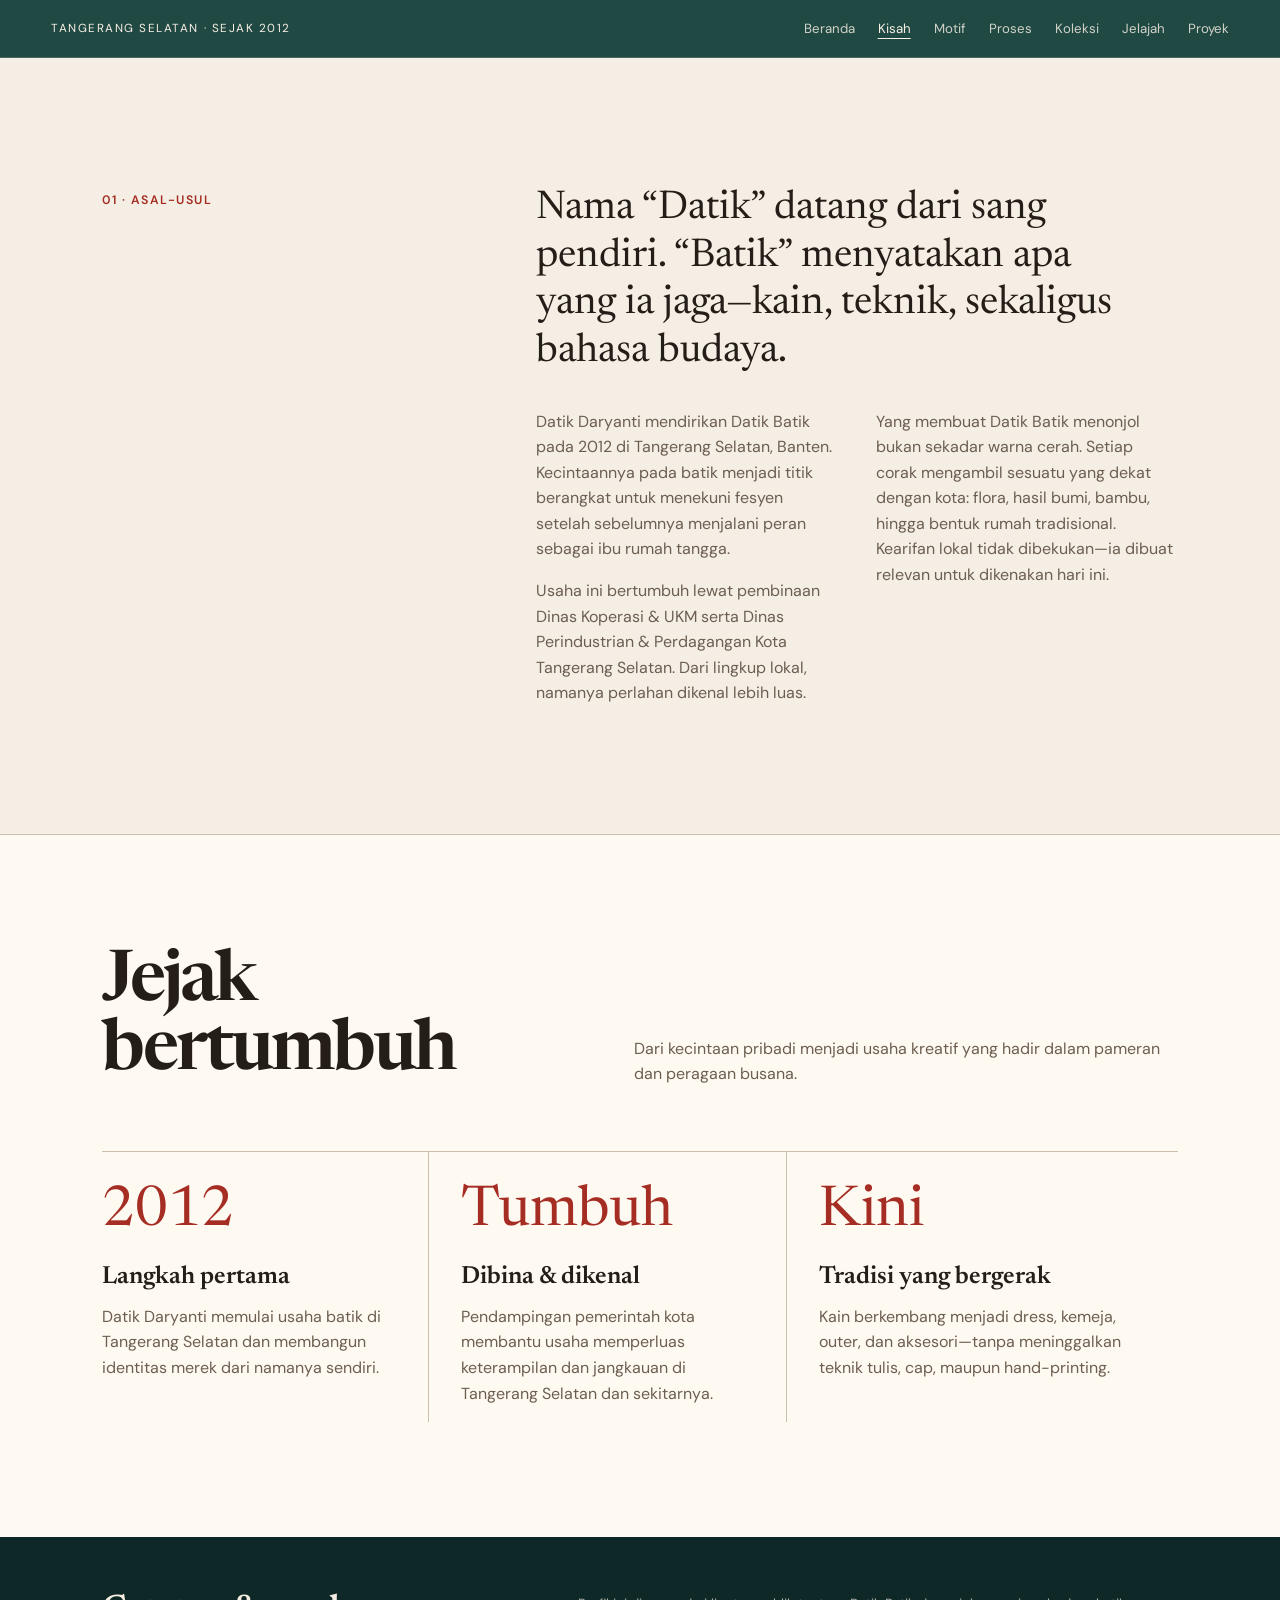
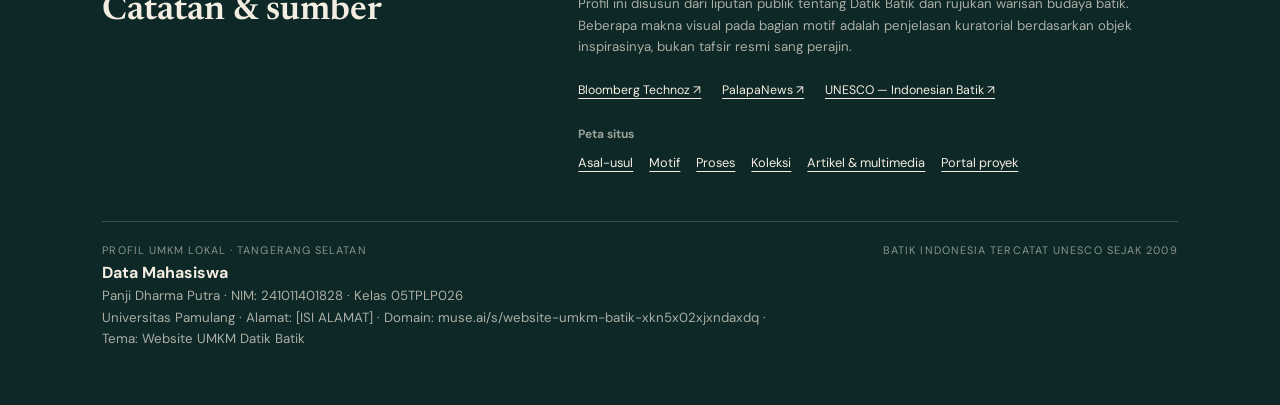
<file: kisah.html>
<!doctype html>
<html lang="id">
<head>
  <meta charset="utf-8" />
  <meta name="viewport" content="width=device-width, initial-scale=1, viewport-fit=cover" />
  <meta name="color-scheme" content="light dark" />
  <link rel="icon" href="data:," />
  <title>Kisah — Datik Batik</title>
  <meta name="description" content="Profil informatif Datik Batik, UMKM batik asal Tangerang Selatan yang mengolah kearifan lokal menjadi karya kontemporer." />
  <link rel="preconnect" href="https://fonts.googleapis.com">
  <link rel="preconnect" href="https://fonts.gstatic.com" crossorigin>
  <link href="https://fonts.googleapis.com/css2?family=DM+Sans:wght@400;500;600&family=Newsreader:opsz,wght@6..72,500;6..72,600&display=swap" rel="stylesheet">
  <link rel="stylesheet" href="style.css">
</head>
<body>
  <a class="skip" href="#main">Langsung ke isi</a>
  <header class="topbar">
    <div class="place">Tangerang Selatan · Sejak 2012</div>
    <button class="menu-btn" aria-label="Buka menu" aria-expanded="false" aria-controls="nav">
      <svg viewBox="0 0 24 24" fill="none" stroke="currentColor" aria-hidden="true"><path d="M3 7h18M3 12h18M3 17h18"/></svg>
    </button>
    <nav class="nav" id="nav" aria-label="Navigasi utama"><a href="index.html">Beranda</a><a href="kisah.html" aria-current="page">Kisah</a><a href="motif.html">Motif</a><a href="proses.html">Proses</a><a href="koleksi.html">Koleksi</a><a href="jelajah.html">Jelajah</a><a href="proyek.html">Proyek</a></nav>
  </header>

  <main id="main">
<section class="intro" id="kisah">
      <div><span class="index">01 · Asal-usul</span></div>
      <div>
        <p class="lead">Nama “Datik” datang dari sang pendiri. “Batik” menyatakan apa yang ia jaga—kain, teknik, sekaligus bahasa budaya.</p>
        <div class="bodycopy">
          <p>Datik Daryanti mendirikan Datik Batik pada 2012 di Tangerang Selatan, Banten. Kecintaannya pada batik menjadi titik berangkat untuk menekuni fesyen setelah sebelumnya menjalani peran sebagai ibu rumah tangga.</p>
          <p>Usaha ini bertumbuh lewat pembinaan Dinas Koperasi &amp; UKM serta Dinas Perindustrian &amp; Perdagangan Kota Tangerang Selatan. Dari lingkup lokal, namanya perlahan dikenal lebih luas.</p>
          <p>Yang membuat Datik Batik menonjol bukan sekadar warna cerah. Setiap corak mengambil sesuatu yang dekat dengan kota: flora, hasil bumi, bambu, hingga bentuk rumah tradisional. Kearifan lokal tidak dibekukan—ia dibuat relevan untuk dikenakan hari ini.</p>
        </div>
      </div>
    </section>

<section class="timeline-section" aria-labelledby="jejak-title">
      <div class="section-head">
        <h2 class="section-title" id="jejak-title">Jejak bertumbuh</h2>
        <p>Dari kecintaan pribadi menjadi usaha kreatif yang hadir dalam pameran dan peragaan busana.</p>
      </div>
      <div class="timeline">
        <article class="moment">
          <div class="year">2012</div>
          <h3>Langkah pertama</h3>
          <p>Datik Daryanti memulai usaha batik di Tangerang Selatan dan membangun identitas merek dari namanya sendiri.</p>
        </article>
        <article class="moment">
          <div class="year">Tumbuh</div>
          <h3>Dibina &amp; dikenal</h3>
          <p>Pendampingan pemerintah kota membantu usaha memperluas keterampilan dan jangkauan di Tangerang Selatan dan sekitarnya.</p>
        </article>
        <article class="moment">
          <div class="year">Kini</div>
          <h3>Tradisi yang bergerak</h3>
          <p>Kain berkembang menjadi dress, kemeja, outer, dan aksesori—tanpa meninggalkan teknik tulis, cap, maupun hand-printing.</p>
        </article>
      </div>
    </section>
  </main>

  <footer>
    <div class="footer-grid">
      <h2>Catatan &amp; sumber</h2>
      <div>
        <p>Profil ini disusun dari liputan publik tentang Datik Batik dan rujukan warisan budaya batik. Beberapa makna visual pada bagian motif adalah penjelasan kuratorial berdasarkan objek inspirasinya, bukan tafsir resmi sang perajin.</p>
        <div class="sources">
          <a href="https://www.bloombergtechnoz.com/detail-news/87800/penguatan-ekosistem-umkm-batik-melalui-brincubator" target="_blank" rel="noopener noreferrer">Bloomberg Technoz ↗</a>
          <a href="https://palapanews.com/2022/10/03/ragam-busana-batik-datik-meriahkan-batik-fashion-lunch-di-swiss-belhotel-serpong/" target="_blank" rel="noopener noreferrer">PalapaNews ↗</a>
          <a href="https://ich.unesco.org/en/RL/indonesianbatik-00170" target="_blank" rel="noopener noreferrer">UNESCO — Indonesian Batik ↗</a>
        </div>
        <div class="site-map">
          <b>Peta situs</b>
          <nav aria-label="Peta situs">
            <a href="kisah.html">Asal-usul</a><a href="motif.html">Motif</a><a href="proses.html">Proses</a><a href="koleksi.html">Koleksi</a><a href="jelajah.html">Artikel &amp; multimedia</a><a href="proyek.html">Portal proyek</a>
          </nav>
        </div>
      </div>
    </div>
    <div class="closing"><span>Profil UMKM lokal · Tangerang Selatan</span><span>Batik Indonesia tercatat UNESCO sejak 2009</span></div>
      <div class="data-mahasiswa">
      <b>Data Mahasiswa</b>
      <p>Panji Dharma Putra &middot; NIM: 241011401828 &middot; Kelas 05TPLP026<br>
      Universitas Pamulang &middot; Alamat: [ISI ALAMAT] &middot; Domain: muse.ai/s/website-umkm-batik-xkn5x02xjxndaxdq &middot; Tema: Website UMKM Datik Batik</p>
    </div>
</footer>

  <script src="script.js"></script>
</body>
</html>
</file>
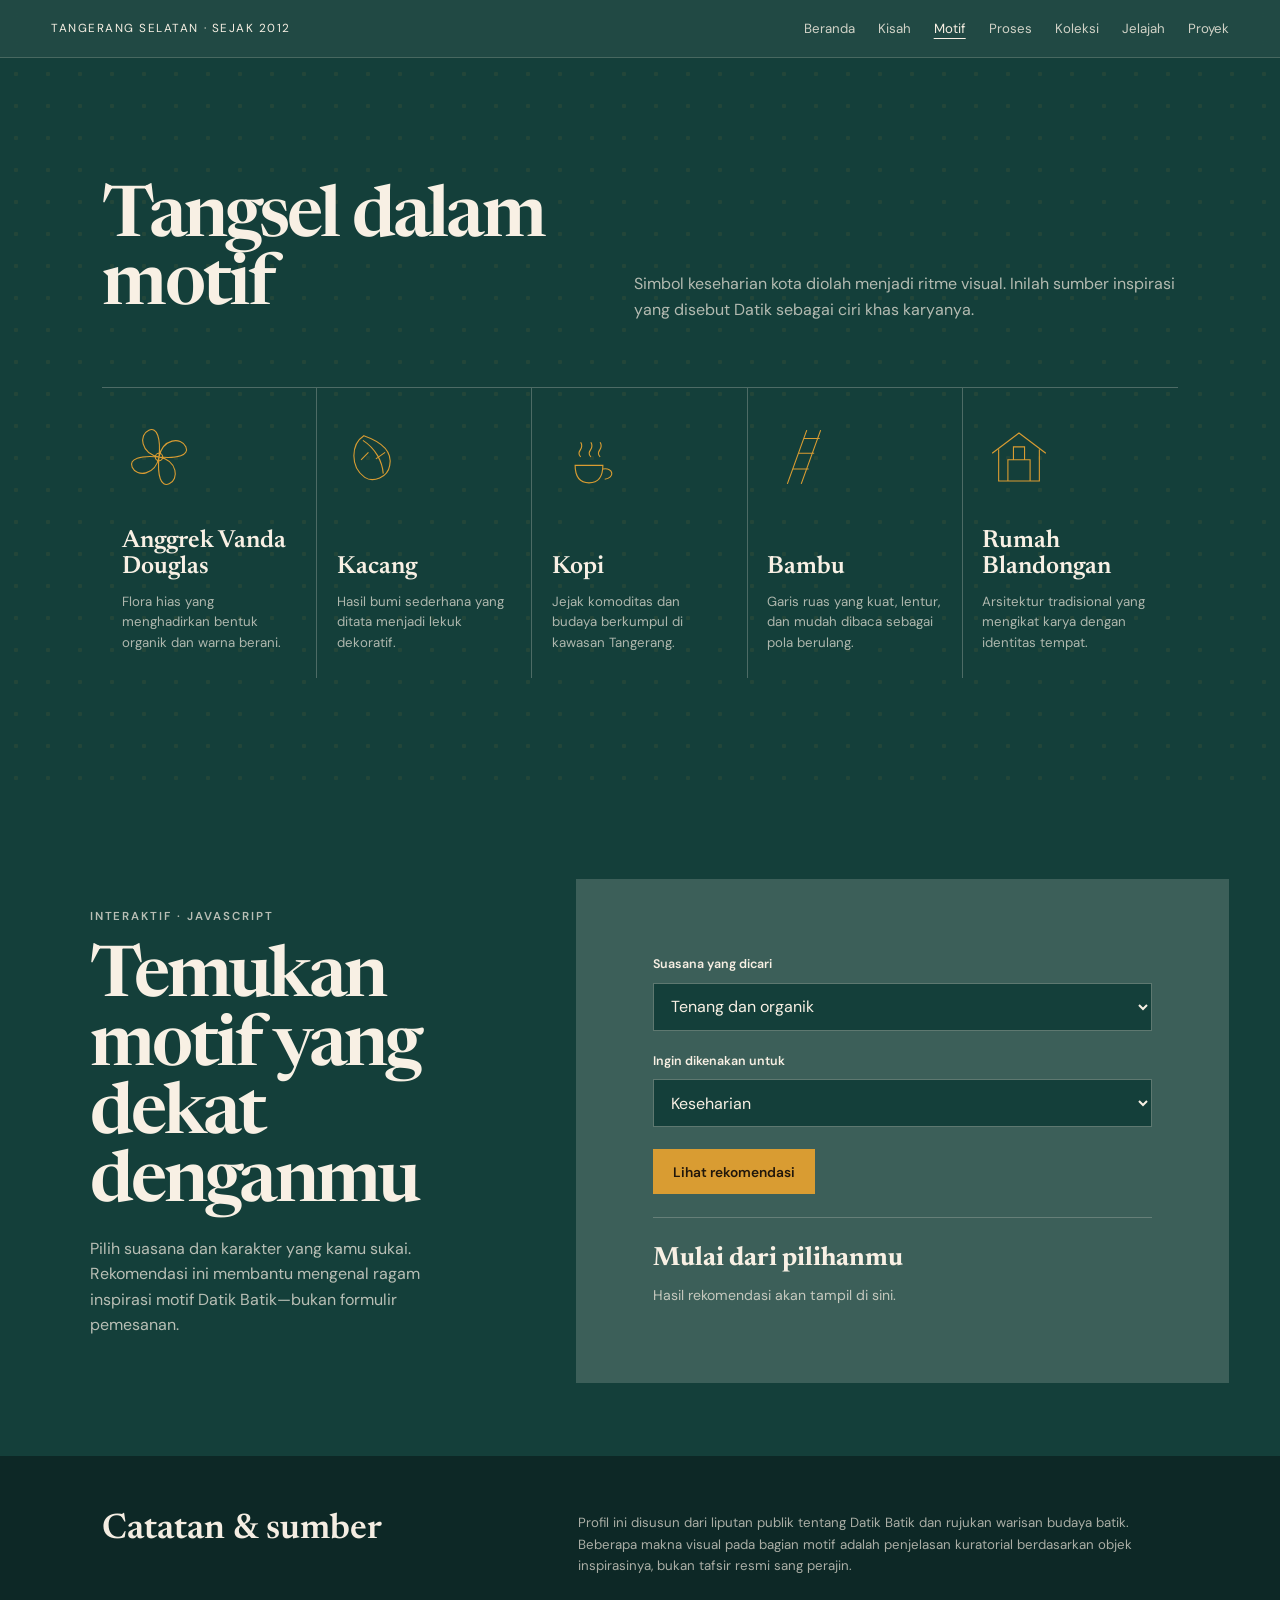
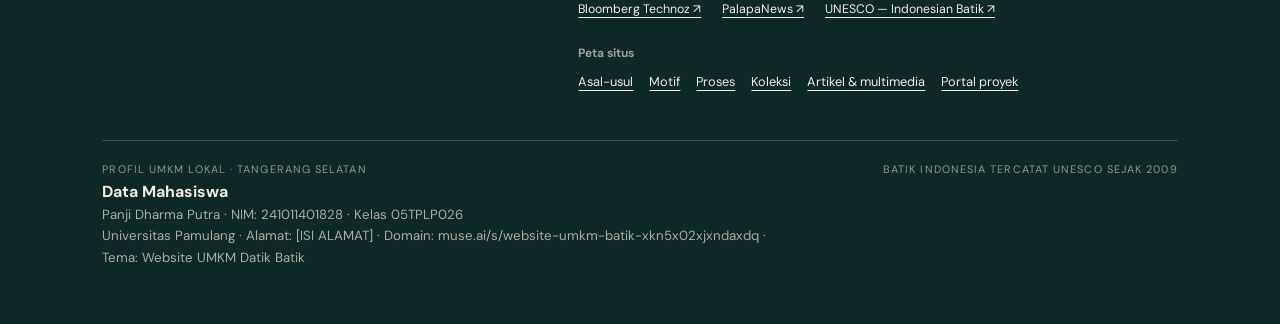
<file: motif.html>
<!doctype html>
<html lang="id">
<head>
  <meta charset="utf-8" />
  <meta name="viewport" content="width=device-width, initial-scale=1, viewport-fit=cover" />
  <meta name="color-scheme" content="light dark" />
  <link rel="icon" href="data:," />
  <title>Motif — Datik Batik</title>
  <meta name="description" content="Profil informatif Datik Batik, UMKM batik asal Tangerang Selatan yang mengolah kearifan lokal menjadi karya kontemporer." />
  <link rel="preconnect" href="https://fonts.googleapis.com">
  <link rel="preconnect" href="https://fonts.gstatic.com" crossorigin>
  <link href="https://fonts.googleapis.com/css2?family=DM+Sans:wght@400;500;600&family=Newsreader:opsz,wght@6..72,500;6..72,600&display=swap" rel="stylesheet">
  <link rel="stylesheet" href="style.css">
</head>
<body>
  <a class="skip" href="#main">Langsung ke isi</a>
  <header class="topbar">
    <div class="place">Tangerang Selatan · Sejak 2012</div>
    <button class="menu-btn" aria-label="Buka menu" aria-expanded="false" aria-controls="nav">
      <svg viewBox="0 0 24 24" fill="none" stroke="currentColor" aria-hidden="true"><path d="M3 7h18M3 12h18M3 17h18"/></svg>
    </button>
    <nav class="nav" id="nav" aria-label="Navigasi utama"><a href="index.html">Beranda</a><a href="kisah.html">Kisah</a><a href="motif.html" aria-current="page">Motif</a><a href="proses.html">Proses</a><a href="koleksi.html">Koleksi</a><a href="jelajah.html">Jelajah</a><a href="proyek.html">Proyek</a></nav>
  </header>

  <main id="main">
<section class="motifs" id="motif" aria-labelledby="motif-title">
      <div class="section-head">
        <h2 class="section-title" id="motif-title">Tangsel dalam motif</h2>
        <p>Simbol keseharian kota diolah menjadi ritme visual. Inilah sumber inspirasi yang disebut Datik sebagai ciri khas karyanya.</p>
      </div>
      <div class="motif-grid">
        <article class="motif">
          <svg viewBox="0 0 80 80" fill="none" stroke="currentColor" aria-hidden="true"><path d="M40 40c-20-4-22-24-11-29 9-4 13 9 11 29Zm0 0c4-20 24-22 29-11 4 9-9 13-29 11Zm0 0c20 4 22 24 11 29-9 4-13-9-11-29Zm0 0c-4 20-24 22-29 11-4-9 9-13 29-11Z"/><circle cx="40" cy="40" r="4"/></svg>
          <div><h3>Anggrek Vanda Douglas</h3><p>Flora hias yang menghadirkan bentuk organik dan warna berani.</p></div>
        </article>
        <article class="motif">
          <svg viewBox="0 0 80 80" fill="none" stroke="currentColor" aria-hidden="true"><path d="M29 17c-14 9-15 34 1 45 9 6 25 0 27-13 3-15-8-25-28-32Z"/><path d="M28 22c14 9 21 23 22 36M34 35l-8 8M42 42l10-7"/></svg>
          <div><h3>Kacang</h3><p>Hasil bumi sederhana yang ditata menjadi lekuk dekoratif.</p></div>
        </article>
        <article class="motif">
          <svg viewBox="0 0 80 80" fill="none" stroke="currentColor" aria-hidden="true"><path d="M25 49h30c0 13-6 19-15 19s-15-6-15-19Z"/><path d="M55 53c12-2 13 10 2 11M31 40c-6-7 5-8 0-16M42 40c-6-7 5-8 0-16M52 40c-6-7 5-8 0-16"/></svg>
          <div><h3>Kopi</h3><p>Jejak komoditas dan budaya berkumpul di kawasan Tangerang.</p></div>
        </article>
        <article class="motif">
          <svg viewBox="0 0 80 80" fill="none" stroke="currentColor" aria-hidden="true"><path d="M22 69 43 11M37 69l21-58M28 53h17M34 36h17M40 20h17"/></svg>
          <div><h3>Bambu</h3><p>Garis ruas yang kuat, lentur, dan mudah dibaca sebagai pola berulang.</p></div>
        </article>
        <article class="motif">
          <svg viewBox="0 0 80 80" fill="none" stroke="currentColor" aria-hidden="true"><path d="M11 36 40 14l29 22M18 32v34h44V32M28 66V43h24v23M34 43V29h12v14"/></svg>
          <div><h3>Rumah Blandongan</h3><p>Arsitektur tradisional yang mengikat karya dengan identitas tempat.</p></div>
        </article>
      </div>
    </section>

<section class="explore" aria-labelledby="eksplor-title">
      <div class="explore-copy">
        <p class="eyebrow">Interaktif · JavaScript</p>
        <h2 id="eksplor-title">Temukan motif yang dekat denganmu</h2>
        <p>Pilih suasana dan karakter yang kamu sukai. Rekomendasi ini membantu mengenal ragam inspirasi motif Datik Batik—bukan formulir pemesanan.</p>
      </div>
      <form class="motif-form" id="motif-form">
        <div class="field">
          <label for="mood">Suasana yang dicari</label>
          <select id="mood" name="mood">
            <option value="tenang">Tenang dan organik</option>
            <option value="hangat">Hangat dan akrab</option>
            <option value="tegas">Tegas dan berstruktur</option>
          </select>
        </div>
        <div class="field">
          <label for="use">Ingin dikenakan untuk</label>
          <select id="use" name="use">
            <option value="harian">Keseharian</option>
            <option value="acara">Acara khusus</option>
            <option value="kerja">Bekerja</option>
          </select>
        </div>
        <button class="form-action" type="submit">Lihat rekomendasi</button>
        <div class="motif-result" id="motif-result" aria-live="polite">
          <strong>Mulai dari pilihanmu</strong>
          <p>Hasil rekomendasi akan tampil di sini.</p>
        </div>
      </form>
    </section>
  </main>

  <footer>
    <div class="footer-grid">
      <h2>Catatan &amp; sumber</h2>
      <div>
        <p>Profil ini disusun dari liputan publik tentang Datik Batik dan rujukan warisan budaya batik. Beberapa makna visual pada bagian motif adalah penjelasan kuratorial berdasarkan objek inspirasinya, bukan tafsir resmi sang perajin.</p>
        <div class="sources">
          <a href="https://www.bloombergtechnoz.com/detail-news/87800/penguatan-ekosistem-umkm-batik-melalui-brincubator" target="_blank" rel="noopener noreferrer">Bloomberg Technoz ↗</a>
          <a href="https://palapanews.com/2022/10/03/ragam-busana-batik-datik-meriahkan-batik-fashion-lunch-di-swiss-belhotel-serpong/" target="_blank" rel="noopener noreferrer">PalapaNews ↗</a>
          <a href="https://ich.unesco.org/en/RL/indonesianbatik-00170" target="_blank" rel="noopener noreferrer">UNESCO — Indonesian Batik ↗</a>
        </div>
        <div class="site-map">
          <b>Peta situs</b>
          <nav aria-label="Peta situs">
            <a href="kisah.html">Asal-usul</a><a href="motif.html">Motif</a><a href="proses.html">Proses</a><a href="koleksi.html">Koleksi</a><a href="jelajah.html">Artikel &amp; multimedia</a><a href="proyek.html">Portal proyek</a>
          </nav>
        </div>
      </div>
    </div>
    <div class="closing"><span>Profil UMKM lokal · Tangerang Selatan</span><span>Batik Indonesia tercatat UNESCO sejak 2009</span></div>
      <div class="data-mahasiswa">
      <b>Data Mahasiswa</b>
      <p>Panji Dharma Putra &middot; NIM: 241011401828 &middot; Kelas 05TPLP026<br>
      Universitas Pamulang &middot; Alamat: [ISI ALAMAT] &middot; Domain: muse.ai/s/website-umkm-batik-xkn5x02xjxndaxdq &middot; Tema: Website UMKM Datik Batik</p>
    </div>
</footer>

  <script src="script.js"></script>
</body>
</html>
</file>
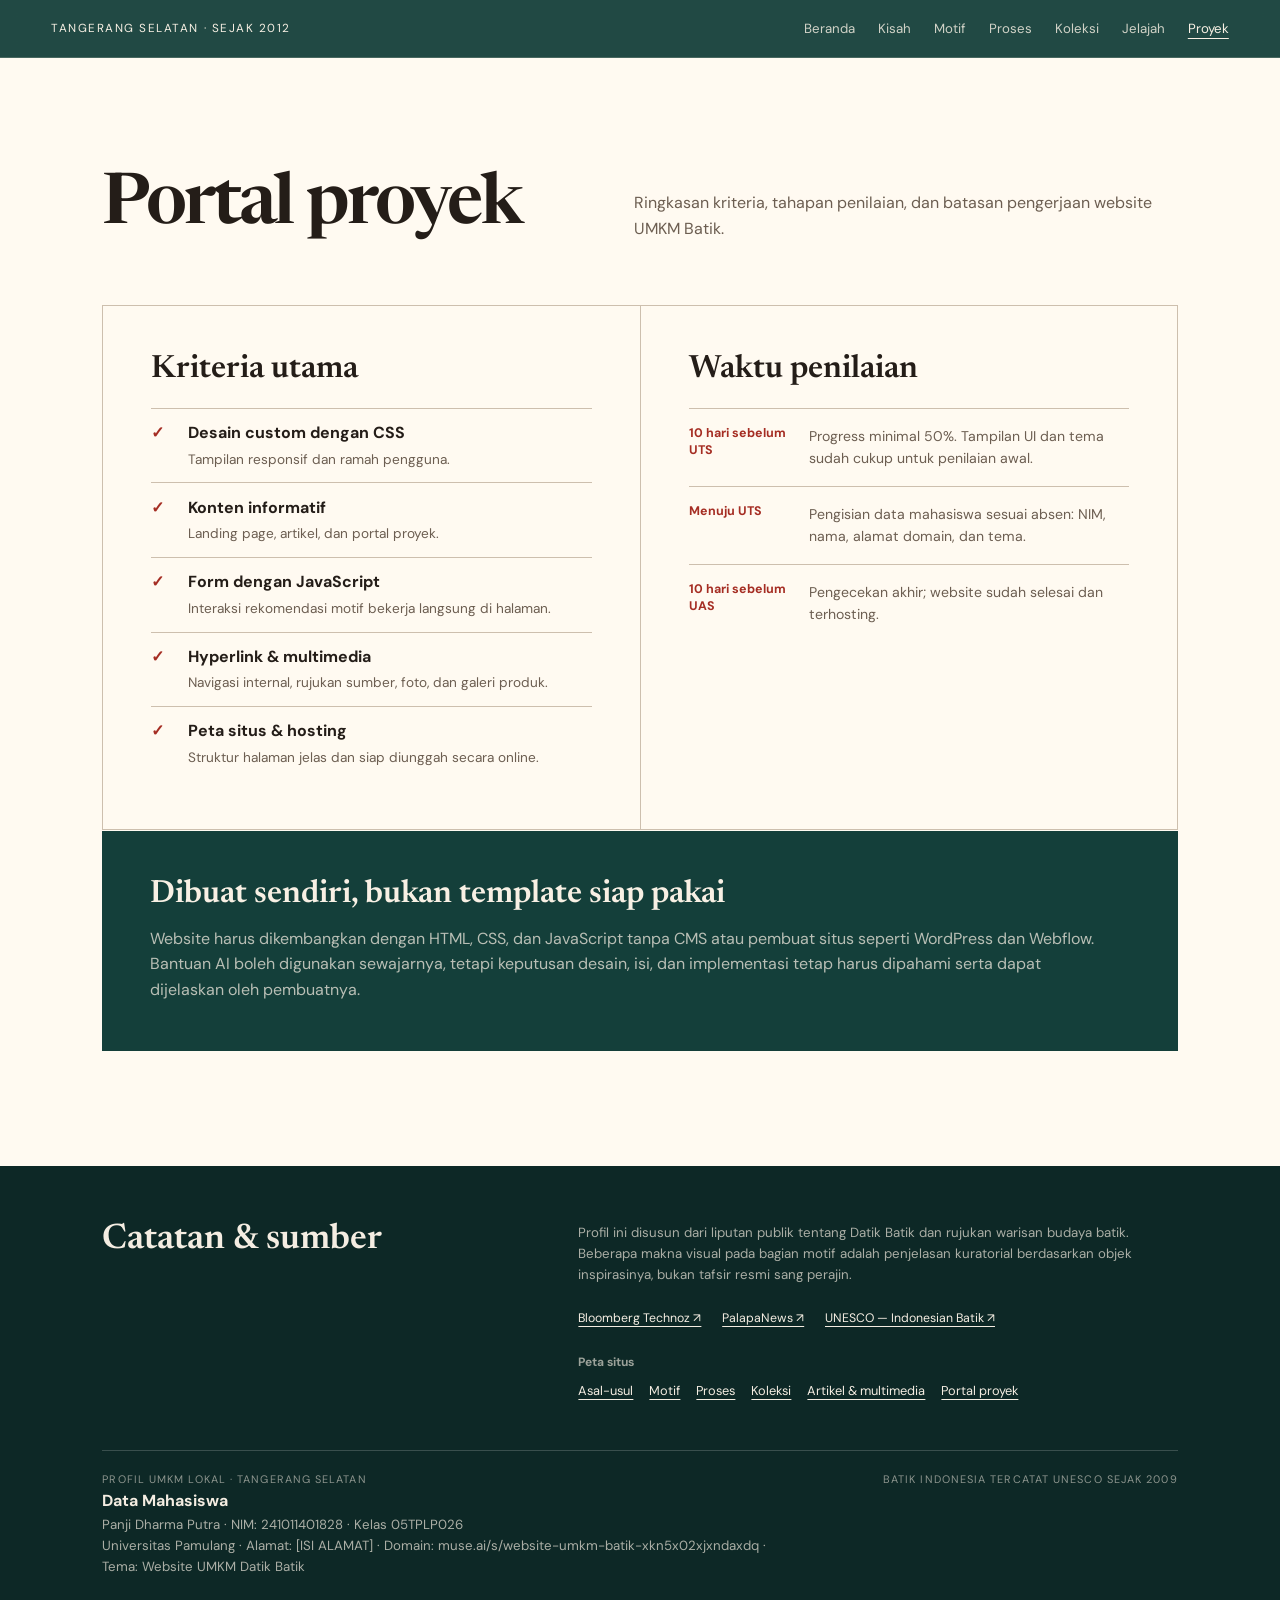
<file: proyek.html>
<!doctype html>
<html lang="id">
<head>
  <meta charset="utf-8" />
  <meta name="viewport" content="width=device-width, initial-scale=1, viewport-fit=cover" />
  <meta name="color-scheme" content="light dark" />
  <link rel="icon" href="data:," />
  <title>Portal Proyek — Datik Batik</title>
  <meta name="description" content="Profil informatif Datik Batik, UMKM batik asal Tangerang Selatan yang mengolah kearifan lokal menjadi karya kontemporer." />
  <link rel="preconnect" href="https://fonts.googleapis.com">
  <link rel="preconnect" href="https://fonts.gstatic.com" crossorigin>
  <link href="https://fonts.googleapis.com/css2?family=DM+Sans:wght@400;500;600&family=Newsreader:opsz,wght@6..72,500;6..72,600&display=swap" rel="stylesheet">
  <link rel="stylesheet" href="style.css">
</head>
<body>
  <a class="skip" href="#main">Langsung ke isi</a>
  <header class="topbar">
    <div class="place">Tangerang Selatan · Sejak 2012</div>
    <button class="menu-btn" aria-label="Buka menu" aria-expanded="false" aria-controls="nav">
      <svg viewBox="0 0 24 24" fill="none" stroke="currentColor" aria-hidden="true"><path d="M3 7h18M3 12h18M3 17h18"/></svg>
    </button>
    <nav class="nav" id="nav" aria-label="Navigasi utama"><a href="index.html">Beranda</a><a href="kisah.html">Kisah</a><a href="motif.html">Motif</a><a href="proses.html">Proses</a><a href="koleksi.html">Koleksi</a><a href="jelajah.html">Jelajah</a><a href="proyek.html" aria-current="page">Proyek</a></nav>
  </header>

  <main id="main">
<section class="project" id="proyek" aria-labelledby="proyek-title">
      <div class="section-head">
        <h2 class="section-title" id="proyek-title">Portal proyek</h2>
        <p>Ringkasan kriteria, tahapan penilaian, dan batasan pengerjaan website UMKM Batik.</p>
      </div>
      <div class="criteria-grid">
        <article class="criteria">
          <h3>Kriteria utama</h3>
          <ul class="brief-list">
            <li><div><b>Desain custom dengan CSS</b><span>Tampilan responsif dan ramah pengguna.</span></div></li>
            <li><div><b>Konten informatif</b><span>Landing page, artikel, dan portal proyek.</span></div></li>
            <li><div><b>Form dengan JavaScript</b><span>Interaksi rekomendasi motif bekerja langsung di halaman.</span></div></li>
            <li><div><b>Hyperlink &amp; multimedia</b><span>Navigasi internal, rujukan sumber, foto, dan galeri produk.</span></div></li>
            <li><div><b>Peta situs &amp; hosting</b><span>Struktur halaman jelas dan siap diunggah secara online.</span></div></li>
          </ul>
        </article>
        <article class="schedule">
          <h3>Waktu penilaian</h3>
          <div class="milestone"><b>10 hari sebelum UTS</b><p>Progress minimal 50%. Tampilan UI dan tema sudah cukup untuk penilaian awal.</p></div>
          <div class="milestone"><b>Menuju UTS</b><p>Pengisian data mahasiswa sesuai absen: NIM, nama, alamat domain, dan tema.</p></div>
          <div class="milestone"><b>10 hari sebelum UAS</b><p>Pengecekan akhir; website sudah selesai dan terhosting.</p></div>
        </article>
      </div>
      <aside class="rules" aria-label="Batasan pengerjaan">
        <h3>Dibuat sendiri, bukan template siap pakai</h3>
        <p>Website harus dikembangkan dengan HTML, CSS, dan JavaScript tanpa CMS atau pembuat situs seperti WordPress dan Webflow. Bantuan AI boleh digunakan sewajarnya, tetapi keputusan desain, isi, dan implementasi tetap harus dipahami serta dapat dijelaskan oleh pembuatnya.</p>
      </aside>
    </section>
  </main>

  <footer>
    <div class="footer-grid">
      <h2>Catatan &amp; sumber</h2>
      <div>
        <p>Profil ini disusun dari liputan publik tentang Datik Batik dan rujukan warisan budaya batik. Beberapa makna visual pada bagian motif adalah penjelasan kuratorial berdasarkan objek inspirasinya, bukan tafsir resmi sang perajin.</p>
        <div class="sources">
          <a href="https://www.bloombergtechnoz.com/detail-news/87800/penguatan-ekosistem-umkm-batik-melalui-brincubator" target="_blank" rel="noopener noreferrer">Bloomberg Technoz ↗</a>
          <a href="https://palapanews.com/2022/10/03/ragam-busana-batik-datik-meriahkan-batik-fashion-lunch-di-swiss-belhotel-serpong/" target="_blank" rel="noopener noreferrer">PalapaNews ↗</a>
          <a href="https://ich.unesco.org/en/RL/indonesianbatik-00170" target="_blank" rel="noopener noreferrer">UNESCO — Indonesian Batik ↗</a>
        </div>
        <div class="site-map">
          <b>Peta situs</b>
          <nav aria-label="Peta situs">
            <a href="kisah.html">Asal-usul</a><a href="motif.html">Motif</a><a href="proses.html">Proses</a><a href="koleksi.html">Koleksi</a><a href="jelajah.html">Artikel &amp; multimedia</a><a href="proyek.html">Portal proyek</a>
          </nav>
        </div>
      </div>
    </div>
    <div class="closing"><span>Profil UMKM lokal · Tangerang Selatan</span><span>Batik Indonesia tercatat UNESCO sejak 2009</span></div>
      <div class="data-mahasiswa">
      <b>Data Mahasiswa</b>
      <p>Panji Dharma Putra &middot; NIM: 241011401828 &middot; Kelas 05TPLP026<br>
      Universitas Pamulang &middot; Alamat: [ISI ALAMAT] &middot; Domain: muse.ai/s/website-umkm-batik-xkn5x02xjxndaxdq &middot; Tema: Website UMKM Datik Batik</p>
    </div>
</footer>

  <script src="script.js"></script>
</body>
</html>
</file>
<file: style.css>
:root {
      color-scheme: light dark;
      --bg: #f4eee4;
      --paper: #fffaf1;
      --ink: #241d18;
      --muted: #6c5e51;
      --line: #cdbfae;
      --deep: #143f3a;
      --deep-ink: #f8f0e4;
      --red: #a52d23;
      --ochre: #d99c32;
      --shadow: 0 16px 42px rgba(52, 35, 22, .13);
    }
    @media (prefers-color-scheme: dark) {
      :root {
        --bg: #171512;
        --paper: #211e19;
        --ink: #f5ede1;
        --muted: #c6b9aa;
        --line: #4d453c;
        --deep: #0c2d2a;
        --deep-ink: #fff6e9;
        --red: #dc6256;
        --ochre: #e9ad49;
        --shadow: 0 18px 44px rgba(0, 0, 0, .28);
      }
    }
    * { box-sizing: border-box; }
    html { scroll-behavior: auto; }
    body {
      margin: 0;
      background: var(--bg);
      color: var(--ink);
      font-family: "DM Sans", sans-serif;
      line-height: 1.6;
      overflow-x: hidden;
    }
    img { display: block; max-width: 100%; }
    a { color: inherit; }
    .skip { position: fixed; left: 1rem; top: 1rem; z-index: 30; background: var(--paper); color: var(--ink); padding: .7rem 1rem; transform: translateY(-180%); transition: transform .15s ease; }
    .skip:focus { transform: translateY(0); }
    .topbar {
      position: sticky; top: 0; z-index: 10;
      display: flex; align-items: center; justify-content: space-between;
      min-height: 58px; padding: 0 clamp(1rem, 4vw, 4.5rem);
      color: var(--deep-ink); background: color-mix(in srgb, var(--deep) 94%, transparent);
      border-bottom: 1px solid color-mix(in srgb, var(--deep-ink) 18%, transparent);
      backdrop-filter: blur(8px);
    }
    .place { font-size: .73rem; letter-spacing: .13em; text-transform: uppercase; }
    .nav { display: flex; gap: clamp(.8rem, 1.8vw, 1.6rem); align-items: center; }
    .nav a { font-size: .83rem; text-decoration: none; color: color-mix(in srgb, var(--deep-ink) 82%, transparent); }
    .nav a:hover, .nav a:focus-visible { color: var(--deep-ink); text-decoration: underline; text-underline-offset: 5px; }
    .menu-btn { display: none; border: 0; background: transparent; color: inherit; padding: .5rem; font: inherit; }
    .menu-btn svg { width: 23px; height: 23px; display: block; }

    .hero {
      min-height: min(840px, 88vh);
      display: grid; grid-template-columns: minmax(0, .92fr) minmax(460px, 1.08fr);
      background: var(--deep); color: var(--deep-ink);
    }
    .hero-copy { padding: clamp(4.5rem, 9vw, 9rem) clamp(1.3rem, 6vw, 7rem); align-self: center; position: relative; }
    .hero-copy::before {
      content: ""; position: absolute; width: 210px; height: 210px; left: -85px; top: 55px;
      border: 1px solid color-mix(in srgb, var(--ochre) 55%, transparent); border-radius: 50%;
      box-shadow: 0 0 0 28px color-mix(in srgb, var(--ochre) 12%, transparent), 0 0 0 56px color-mix(in srgb, var(--ochre) 7%, transparent);
    }
    .eyebrow { margin: 0 0 1.25rem; font-size: .72rem; font-weight: 600; letter-spacing: .17em; text-transform: uppercase; color: var(--ochre); }
    h1, h2, h3 { font-family: "Newsreader", serif; margin: 0; font-weight: 600; line-height: .97; }
    h1 { font-size: clamp(4.6rem, 9vw, 8rem); letter-spacing: -.055em; max-width: 7ch; }
    .hero-copy .dek { max-width: 40rem; font-size: clamp(1.05rem, 1.6vw, 1.35rem); margin: 2rem 0; color: color-mix(in srgb, var(--deep-ink) 84%, transparent); }
    .scroll-link { display: inline-flex; gap: .65rem; align-items: center; font-size: .85rem; text-decoration: none; padding-bottom: .25rem; border-bottom: 1px solid var(--ochre); }
    .scroll-link span { color: var(--ochre); }
    .hero-visual { position: relative; min-height: 560px; overflow: hidden; }
    .hero-visual img { width: 100%; height: 100%; object-fit: cover; object-position: 53% center; filter: saturate(.9) contrast(1.03); }
    .hero-visual::after { content: ""; position: absolute; inset: 0; background: linear-gradient(90deg, rgba(20,63,58,.25), transparent 25%); pointer-events: none; }
    .caption { position: absolute; right: 1rem; bottom: 1rem; z-index: 2; max-width: 260px; background: rgba(25,25,20,.78); color: #fff7ea; padding: .65rem .8rem; font-size: .69rem; line-height: 1.4; }
    .caption a { text-underline-offset: 2px; }

    .intro { display: grid; grid-template-columns: .68fr 1.32fr; gap: clamp(2rem, 8vw, 10rem); padding: clamp(5rem, 10vw, 9rem) clamp(1.3rem, 8vw, 9rem); border-bottom: 1px solid var(--line); }
    .index { color: var(--red); font-weight: 600; font-size: .77rem; letter-spacing: .12em; text-transform: uppercase; }
    .intro h2, .section-title { font-size: clamp(2.8rem, 5.5vw, 5.6rem); letter-spacing: -.04em; }
    .intro .lead { font-family: "Newsreader", serif; font-size: clamp(1.65rem, 3.1vw, 2.65rem); line-height: 1.2; margin: 0 0 2rem; max-width: 27ch; }
    .intro .bodycopy { columns: 2; column-gap: 2.4rem; max-width: 58rem; color: var(--muted); }
    .intro .bodycopy p { margin-top: 0; break-inside: avoid; }

    .timeline-section { background: var(--paper); padding: clamp(5rem, 9vw, 8rem) clamp(1.3rem, 8vw, 9rem); }
    .section-head { display: flex; justify-content: space-between; align-items: end; gap: 2rem; margin-bottom: 4rem; }
    .section-head p { max-width: 34rem; margin: 0; color: var(--muted); }
    .timeline { display: grid; grid-template-columns: repeat(3, 1fr); border-top: 1px solid var(--line); }
    .moment { padding: 2rem 2rem 1rem 0; position: relative; }
    .moment:not(:last-child) { border-right: 1px solid var(--line); margin-right: 2rem; }
    .year { font-family: "Newsreader", serif; color: var(--red); font-size: 3.5rem; line-height: 1; }
    .moment h3 { margin: 1.5rem 0 .8rem; font-size: 1.55rem; line-height: 1.1; }
    .moment p { color: var(--muted); margin: 0; }

    .motifs { padding: clamp(5rem, 10vw, 9rem) clamp(1.3rem, 8vw, 9rem); background: var(--deep); color: var(--deep-ink); position: relative; overflow: hidden; }
    .motifs::before { content: ""; position: absolute; inset: 0; opacity: .075; background-image: radial-gradient(circle at center, var(--ochre) 0 2px, transparent 2.5px); background-size: 32px 32px; }
    .motifs > * { position: relative; }
    .motifs .section-head p { color: color-mix(in srgb, var(--deep-ink) 70%, transparent); }
    .motif-grid { display: grid; grid-template-columns: repeat(5, 1fr); border-top: 1px solid color-mix(in srgb, var(--deep-ink) 25%, transparent); }
    .motif { min-height: 290px; padding: 2rem 1.2rem 1.5rem; display: flex; flex-direction: column; justify-content: space-between; border-right: 1px solid color-mix(in srgb, var(--deep-ink) 25%, transparent); }
    .motif:last-child { border-right: 0; }
    .motif svg { width: 74px; height: 74px; color: var(--ochre); stroke-width: 1.2; }
    .motif h3 { font-size: 1.55rem; line-height: 1.05; margin-bottom: .7rem; }
    .motif p { font-size: .83rem; line-height: 1.55; margin: 0; color: color-mix(in srgb, var(--deep-ink) 68%, transparent); }

    .craft { display: grid; grid-template-columns: .95fr 1.05fr; }
    .craft-visual { min-height: 680px; overflow: hidden; position: relative; background: #6c261f; }
    .craft-visual img { width: 100%; height: 100%; object-fit: cover; object-position: 25% center; transform: scale(1.55); }
    .craft-visual::after { content:""; position:absolute; inset:0; background: linear-gradient(145deg, rgba(80,18,12,.1), rgba(20,10,5,.28)); }
    .craft-copy { padding: clamp(4rem, 8vw, 8rem); background: var(--bg); display: flex; flex-direction: column; justify-content: center; }
    .craft-copy h2 { font-size: clamp(3rem, 5vw, 5.5rem); letter-spacing: -.045em; margin-bottom: 2rem; }
    .process-list { margin: 0; padding: 0; list-style: none; counter-reset: process; }
    .process-list li { counter-increment: process; display: grid; grid-template-columns: 2.5rem 1fr; gap: 1rem; padding: 1rem 0; border-top: 1px solid var(--line); }
    .process-list li::before { content: "0" counter(process); color: var(--red); font-size: .74rem; font-weight: 600; letter-spacing: .08em; padding-top: .15rem; }
    .process-list b { display: block; font-family: "Newsreader", serif; font-size: 1.25rem; margin-bottom: .2rem; }
    .process-list span { color: var(--muted); font-size: .9rem; }

    .today { padding: clamp(5rem, 9vw, 8rem) clamp(1.3rem, 8vw, 9rem); background: var(--paper); }
    .products { display: grid; grid-template-columns: repeat(5, 1fr); gap: .8rem; margin-top: 3rem; }
    .product { min-height: 300px; margin: 0; color: #fffaf1; display: flex; align-items: end; position: relative; overflow: hidden; background: #312820; }
    .product img { position: absolute; inset: 0; width: 100%; height: 100%; object-fit: cover; transition: transform .35s ease; }
    .product::after { content:""; position:absolute; inset: 0; background: linear-gradient(180deg, transparent 42%, rgba(9, 10, 8, .82) 100%); }
    .product figcaption { position: relative; z-index: 1; width: 100%; padding: 1.4rem 1.2rem 1.2rem; font-family: "Newsreader", serif; font-size: 1.55rem; line-height: 1; }
    .product-source { margin: 1rem 0 0; color: var(--muted); font-size: .75rem; }
    .product-source a { text-underline-offset: 3px; }
    @media (hover: hover) { .product:hover img { transform: scale(1.025); } }

    .journal { padding: clamp(5rem, 9vw, 8rem) clamp(1.3rem, 8vw, 9rem); border-top: 1px solid var(--line); }
    .story-grid { display: grid; grid-template-columns: 1.15fr .85fr; gap: clamp(1.2rem, 3vw, 2.5rem); }
    .story-card { margin: 0; background: var(--paper); box-shadow: var(--shadow); overflow: hidden; }
    .story-card img { width: 100%; aspect-ratio: 3 / 2; object-fit: cover; }
    .story-card:nth-child(2) img { aspect-ratio: 4 / 3; }
    .story-copy { padding: clamp(1.4rem, 3vw, 2.4rem); }
    .story-copy time { color: var(--red); font-size: .72rem; font-weight: 600; letter-spacing: .11em; text-transform: uppercase; }
    .story-copy h3 { font-size: clamp(1.8rem, 3vw, 2.7rem); line-height: 1.05; margin: .6rem 0 1rem; }
    .story-copy p { color: var(--muted); margin: 0; }
    .text-link { display: inline-block; margin-top: 1rem; color: var(--red); font-size: .83rem; font-weight: 600; text-underline-offset: 4px; }

    .explore { display: grid; grid-template-columns: .82fr 1.18fr; background: var(--deep); color: var(--deep-ink); }
    .explore-copy { padding: clamp(4rem, 8vw, 8rem) clamp(1.3rem, 7vw, 7rem); }
    .explore-copy h2 { font-size: clamp(3rem, 5.5vw, 5.6rem); letter-spacing: -.04em; }
    .explore-copy > p { color: color-mix(in srgb, var(--deep-ink) 72%, transparent); max-width: 34rem; }
    .motif-form { padding: clamp(2rem, 6vw, 5rem); background: color-mix(in srgb, var(--deep) 83%, var(--paper)); align-self: center; margin: clamp(1.3rem, 4vw, 4rem); }
    .field { margin-bottom: 1.35rem; }
    .field label { display: block; margin-bottom: .45rem; font-size: .78rem; font-weight: 600; }
    .field select { width: 100%; min-height: 48px; padding: .7rem .8rem; border: 1px solid color-mix(in srgb, var(--deep-ink) 32%, transparent); border-radius: 0; background: var(--deep); color: var(--deep-ink); font: inherit; }
    .form-action { border: 0; background: var(--ochre); color: #21170b; padding: .85rem 1.25rem; font: 600 .86rem "DM Sans", sans-serif; cursor: pointer; }
    .form-action:hover, .form-action:focus-visible { background: color-mix(in srgb, var(--ochre) 84%, white); }
    .motif-result { min-height: 5.5rem; margin-top: 1.4rem; padding-top: 1.25rem; border-top: 1px solid color-mix(in srgb, var(--deep-ink) 22%, transparent); }
    .motif-result strong { display: block; font-family: "Newsreader", serif; font-size: 1.65rem; margin-bottom: .25rem; }
    .motif-result p { margin: 0; color: color-mix(in srgb, var(--deep-ink) 73%, transparent); font-size: .88rem; }

    .project { padding: clamp(5rem, 9vw, 8rem) clamp(1.3rem, 8vw, 9rem); background: var(--paper); }
    .criteria-grid { display: grid; grid-template-columns: 1fr 1fr; gap: 1px; background: var(--line); border: 1px solid var(--line); }
    .criteria, .schedule { background: var(--paper); padding: clamp(1.5rem, 4vw, 3rem); }
    .criteria h3, .schedule h3 { font-size: 2rem; margin-bottom: 1.4rem; }
    .brief-list { list-style: none; margin: 0; padding: 0; }
    .brief-list li { display: grid; grid-template-columns: 1.6rem 1fr; gap: .7rem; padding: .7rem 0; border-top: 1px solid var(--line); }
    .brief-list li::before { content: "✓"; color: var(--red); font-weight: 600; }
    .brief-list b { display: block; }
    .brief-list span { color: var(--muted); font-size: .85rem; }
    .milestone { display: grid; grid-template-columns: 6.5rem 1fr; gap: 1rem; padding: 1rem 0; border-top: 1px solid var(--line); }
    .milestone b { color: var(--red); font-size: .78rem; line-height: 1.35; }
    .milestone p { margin: 0; color: var(--muted); font-size: .88rem; }
    .rules { margin-top: 1px; padding: clamp(1.5rem, 4vw, 3rem); background: var(--deep); color: var(--deep-ink); }
    .rules h3 { font-size: 2rem; margin-bottom: 1rem; }
    .rules p { max-width: 60rem; color: color-mix(in srgb, var(--deep-ink) 72%, transparent); margin: 0; }

    .quote { padding: clamp(5rem, 11vw, 11rem) clamp(1.3rem, 15vw, 15rem); background: var(--red); color: #fff8ed; text-align: center; }
    .quote blockquote { margin: 0 auto; max-width: 900px; font-family: "Newsreader", serif; font-size: clamp(2.2rem, 4.8vw, 5.2rem); line-height: 1.08; letter-spacing: -.035em; }
    .quote cite { display: block; margin-top: 2rem; font-style: normal; font-size: .74rem; letter-spacing: .13em; text-transform: uppercase; color: rgba(255,248,237,.72); }

    footer { background: #0d2826; color: #f4ede2; padding: 3.5rem clamp(1.3rem, 8vw, 9rem); }
    .footer-grid { display: grid; grid-template-columns: 1fr 1.4fr; gap: 3rem; }
    footer h2 { font-size: 2.2rem; line-height: 1; }
    footer p { max-width: 42rem; color: rgba(244,237,226,.68); font-size: .83rem; margin: 0; }
    .sources { display: flex; flex-wrap: wrap; gap: .75rem 1.3rem; margin-top: 1.5rem; }
    .sources a { color: #f4ede2; font-size: .77rem; text-underline-offset: 4px; }
    .site-map { margin-top: 1.5rem; }
    .site-map b { display: block; margin-bottom: .55rem; font-size: .75rem; color: rgba(244,237,226,.62); }
    .site-map nav { display: flex; flex-wrap: wrap; gap: .55rem 1rem; }
    .site-map a { color: #f4ede2; font-size: .8rem; text-underline-offset: 4px; }
    .closing { margin-top: 3rem; padding-top: 1.25rem; border-top: 1px solid rgba(255,255,255,.18); display: flex; justify-content: space-between; gap: 1rem; font-size: .68rem; letter-spacing: .1em; text-transform: uppercase; color: rgba(244,237,226,.55); }

    @media (max-width: 920px) {
      .hero { grid-template-columns: 1fr; }
      .hero-copy { min-height: 520px; }
      .hero-visual { min-height: 520px; }
      .intro { grid-template-columns: 1fr; gap: 1.5rem; }
      .timeline { grid-template-columns: 1fr; }
      .moment { padding: 1.7rem 0; }
      .moment:not(:last-child) { border-right: 0; border-bottom: 1px solid var(--line); margin-right: 0; }
      .motif-grid { grid-template-columns: repeat(2, 1fr); }
      .motif { border-bottom: 1px solid color-mix(in srgb, var(--deep-ink) 25%, transparent); }
      .motif:nth-child(2n) { border-right: 0; }
      .motif:last-child { grid-column: 1 / -1; border-bottom: 0; }
      .craft { grid-template-columns: 1fr; }
      .craft-visual { min-height: 540px; }
      .products { grid-template-columns: repeat(2, 1fr); }
      .product:last-child { grid-column: 1 / -1; }
      .story-grid, .explore { grid-template-columns: 1fr; }
      .criteria-grid { grid-template-columns: 1fr; }
    }
    @media (max-width: 640px) {
      .nav { display: none; position: absolute; top: 58px; left: 0; right: 0; background: var(--deep); padding: 1rem 1.2rem 1.4rem; flex-direction: column; align-items: stretch; border-bottom: 1px solid rgba(255,255,255,.18); }
      .nav.open { display: flex; }
      .nav a { padding: .6rem 0; font-size: 1rem; }
      .menu-btn { display: block; }
      .hero { min-height: auto; }
      .hero-copy { min-height: 480px; padding-top: 5.5rem; }
      h1 { font-size: clamp(4rem, 21vw, 6.2rem); }
      .hero-visual { min-height: 430px; }
      .intro .bodycopy { columns: 1; }
      .section-head { display: block; margin-bottom: 2.6rem; }
      .section-head p { margin-top: 1.2rem; }
      .motif-grid { grid-template-columns: 1fr; }
      .motif { min-height: 220px; border-right: 0; }
      .motif:last-child { grid-column: auto; }
      .craft-visual { min-height: 470px; }
      .products { grid-template-columns: 1fr; }
      .product, .product:last-child { grid-column: auto; min-height: 240px; }
      .story-card img, .story-card:nth-child(2) img { aspect-ratio: 4 / 3; }
      .motif-form { margin: 0 1.3rem 3.5rem; }
      .milestone { grid-template-columns: 1fr; gap: .35rem; }
      .footer-grid { grid-template-columns: 1fr; }
      .closing { flex-direction: column; }
    }
    @media (prefers-reduced-motion: reduce) { html { scroll-behavior: auto; } }
  
/* Multipage: penanda nav aktif + kartu hub di landing page */
.nav a[aria-current="page"] { color: var(--deep-ink); text-decoration: underline; text-underline-offset: 5px; }
.hub { padding: clamp(5rem, 9vw, 8rem) clamp(1.3rem, 8vw, 9rem); background: var(--paper); }
.hub-grid { display: grid; grid-template-columns: repeat(3, 1fr); gap: 1px; background: var(--line); border: 1px solid var(--line); margin-top: 3rem; }
.hub-card { background: var(--paper); padding: 2rem; text-decoration: none; display: block; }
.hub-card h3 { font-size: 1.8rem; margin: 1rem 0 .6rem; }
.hub-card p { color: var(--muted); margin: 0 0 1.2rem; font-size: .9rem; }
.hub-link { color: var(--red); font-size: .83rem; font-weight: 600; }
.hub-card:hover { background: var(--bg); }
@media (max-width: 920px) { .hub-grid { grid-template-columns: repeat(2, 1fr); } }
@media (max-width: 640px) { .hub-grid { grid-template-columns: 1fr; } }
</file>
